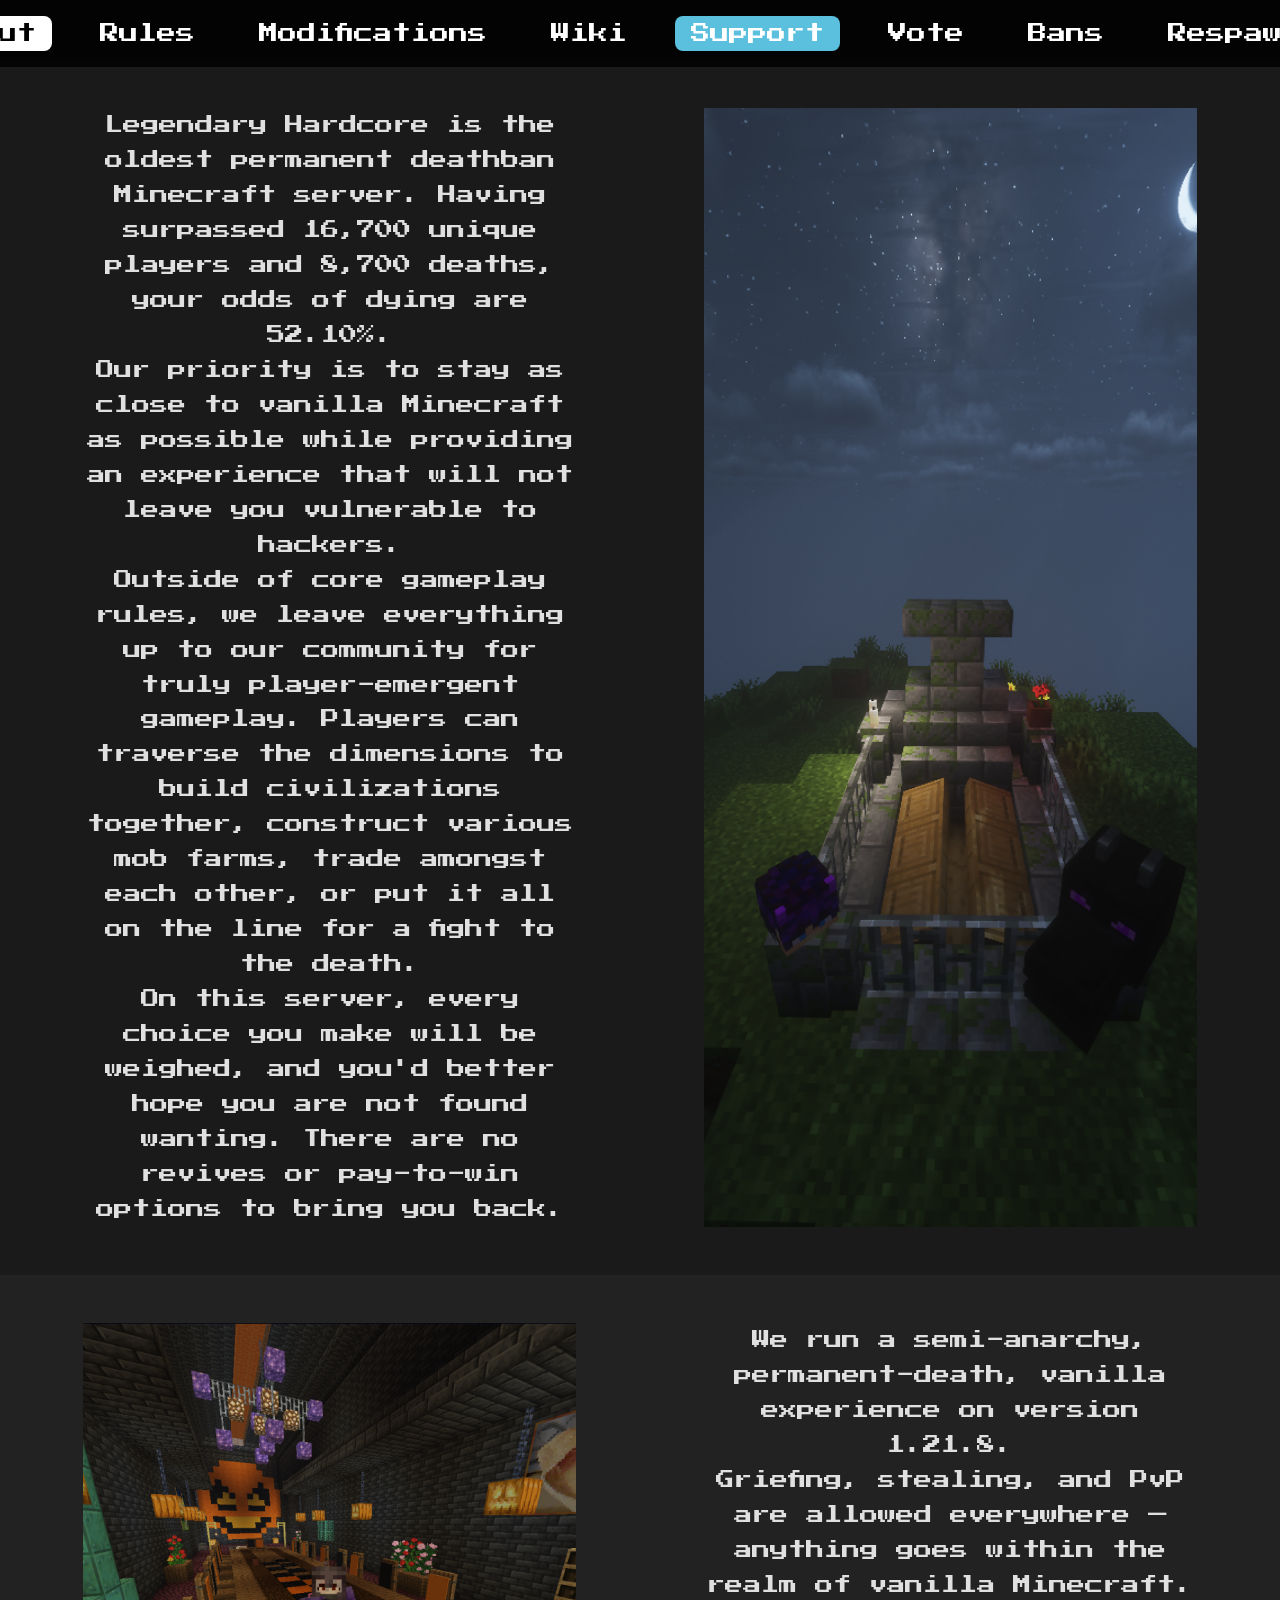
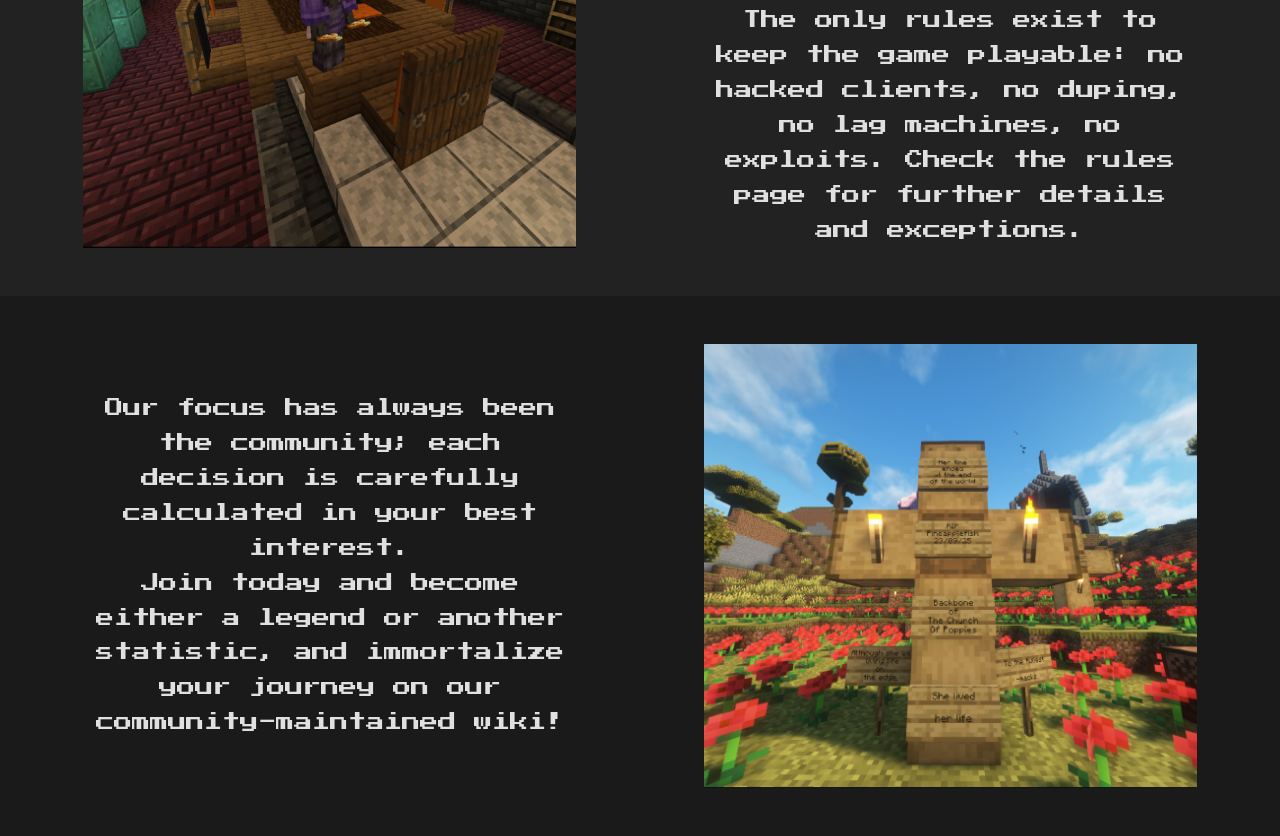
<file: about.html>
<!DOCTYPE html>
<html lang="en">
<head>
    <meta charset="UTF-8">
    <meta name="viewport" content="width=device-width, initial-scale=1.0">
    <title>About - Legendary Hard-Core</title>
    <link rel="stylesheet" href="styles.css">
    <link href="https://fonts.googleapis.com/css2?family=Press+Start+2P&display=swap" rel="stylesheet">
    <!-- Font Awesome for social icons  -->
    <link rel="stylesheet" href="https://cdnjs.cloudflare.com/ajax/libs/font-awesome/6.5.1/css/all.min.css">
</head>
<body>
    <!-- Navigation Menu (same on all pages, with active class on current) -->
    <nav class="navbar">
        <!-- Hamburger icon (visible on mobile) -->
        <div class="hamburger" id="hamburger">
            <span></span>
            <span></span>
            <span></span>
        </div>

        <!-- Side menu content (hidden by default on mobile, visible horizontal on desktop) -->
        <div class="nav-sidebar" id="nav-sidebar">
            <!-- Close button (X) inside menu for easy close on mobile -->
            <div class="close-btn" id="close-btn">×</div>

            <ul class="nav-menu">
                <li><a href="index.html">Home</a></li>
                <li><a href="about.html" class="active" >About</a></li>
                <li><a href="rules.html">Rules</a></li>
                <li><a href="modifications.html">Modifications</a></li>
                <li><a href="https://wiki.legendaryhc.org/index.php?title=Main_Page" target="_blank">Wiki</a></li>
                <li><a href="support.html" class="shop">Support</a></li>
                <li><a href="vote.html">Vote</a></li>
                <li><a href="https://bans.legendaryhc.org/" target="_blank">Bans</a></li>
                <li><a href="respawn.html">Respawn</a></li>
                <li><a href="events.html">Events</a></li>
            </ul>
        </div>
    </nav>

    <!-- Row 1 -->
<div class="about-row row-1">
    <div class="about-text">
        <p>
            Legendary Hardcore is the oldest permanent deathban Minecraft server. Having surpassed 16,700 unique players and 8,700 deaths, your odds of dying are 52.10%.
        </p>
        <p>
            Our priority is to stay as close to vanilla Minecraft as possible while providing an experience that will not leave you vulnerable to hackers.
        </p>
        <p>
            Outside of core gameplay rules, we leave everything up to our community for truly player-emergent gameplay. Players can traverse the dimensions to build civilizations together, construct various mob farms, trade amongst each other, or put it all on the line for a fight to the death.
        </p>
        <p>
            On this server, every choice you make will be weighed, and you'd better hope you are not found wanting. There are no revives or pay-to-win options to bring you back.
        </p>
    </div>
    <div class="about-image">
        <img src="images/about/2025-11-15_00.03.40.png" alt="grave" class="feature-img">
    </div>
</div>

<!-- Row 2 -->
<div class="about-row row-2">
    <div class="about-image">
        <img src="images/about/pumpkin cave.png" alt="Huge underground base excavation" class="feature-img">
    </div>
    <div class="about-text">
        <p>
            We run a semi-anarchy, permanent-death, vanilla experience on version 1.21.8.
        </p>
        <p>
            Griefing, stealing, and PvP are allowed everywhere — anything goes within the realm of vanilla Minecraft.
        </p>
        <p>
            The only rules exist to keep the game playable: no hacked clients, no duping, no lag machines, no exploits. Check the rules page for further details and exceptions.
        </p>
    </div>
</div>

<!-- Row 3 -->
<div class="about-row row-3">
    <div class="about-text">
        <p>
            Our focus has always been the community; each decision is carefully calculated in your best interest.
        </p>
        <p>
            Join today and become either a legend or another statistic, and immortalize your journey on our community-maintained wiki!
        </p>
    </div>
    <div class="about-image">
        <img src="images/about/pinefish grave.PNG" alt="grave" class="feature-img">
    </div>
</div>
    </section>

    <script src="script.js"></script>
</body>

</html>
</file>
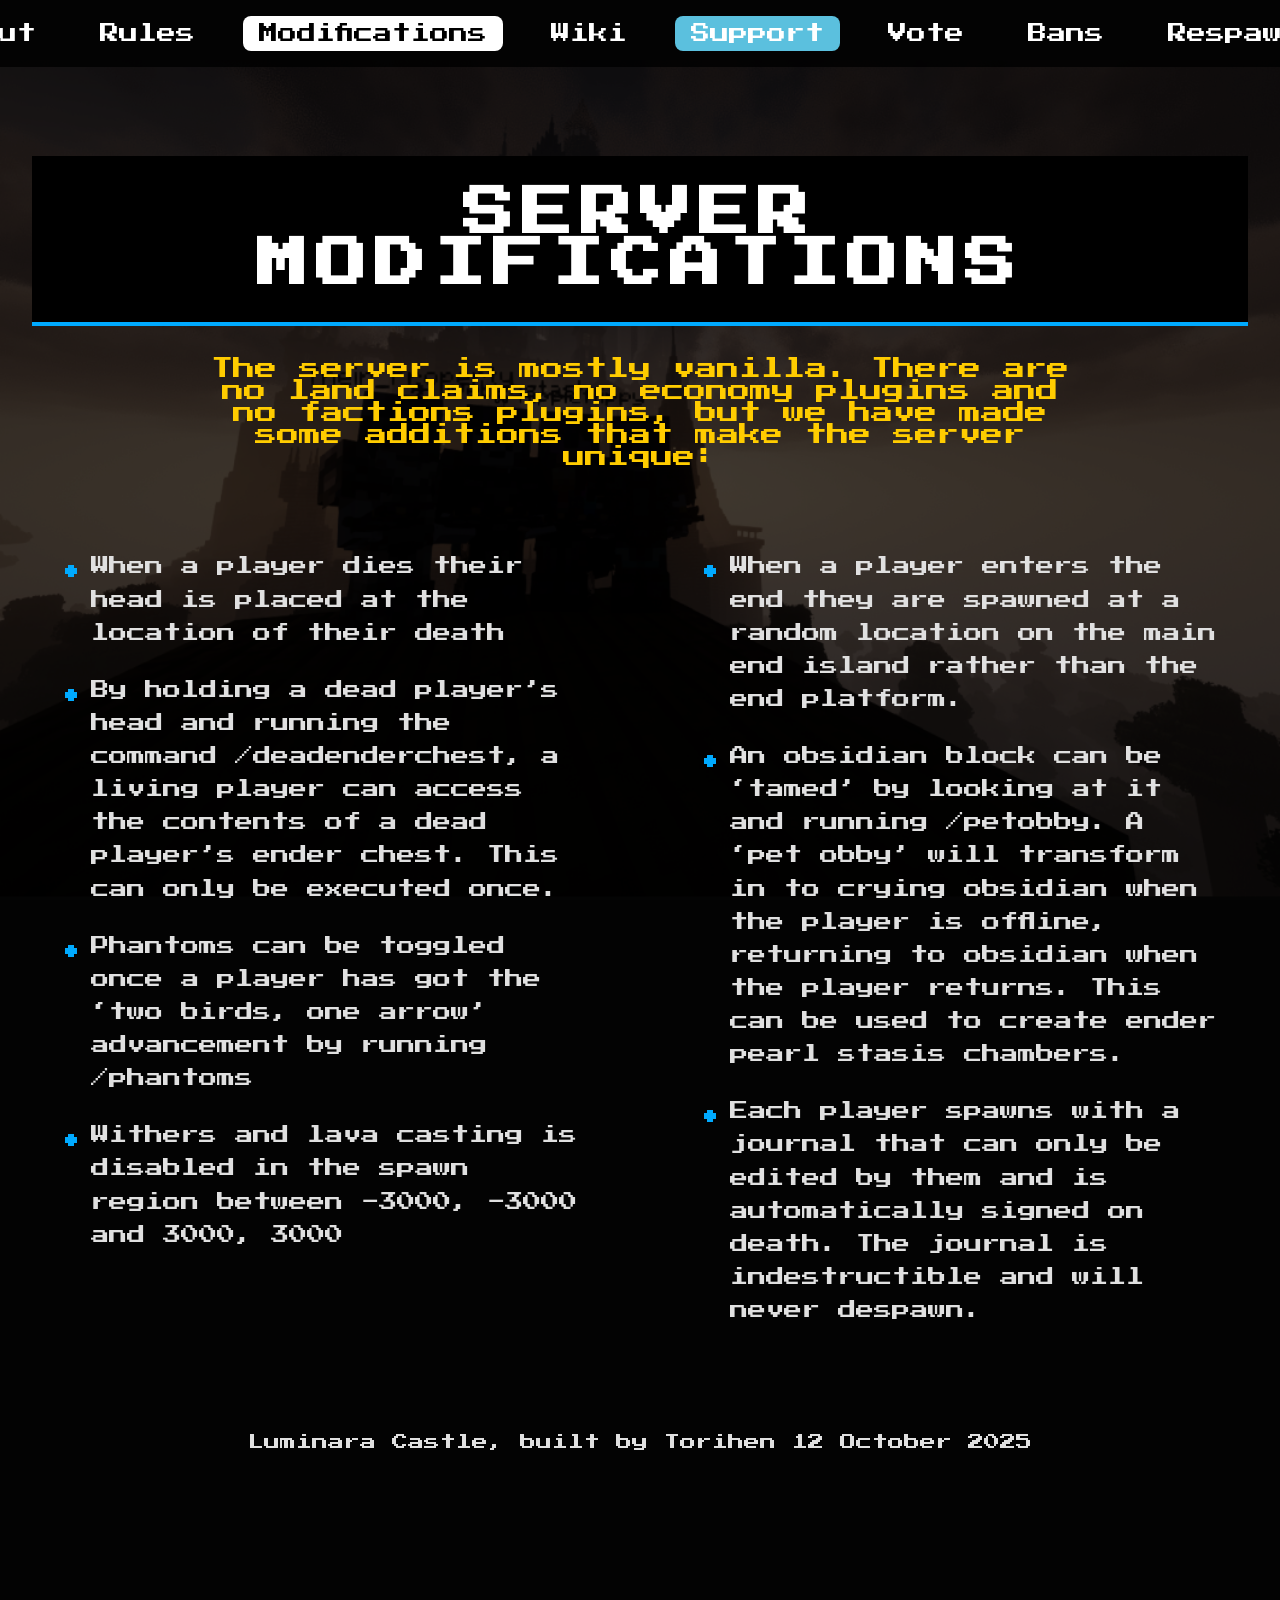
<file: modifications.html>
<!DOCTYPE html>
<html lang="en">
<head>
    <meta charset="UTF-8">
    <meta name="viewport" content="width=device-width, initial-scale=1.0">
    <title>Modifications - Legendary Hard-Core</title>
    <link rel="stylesheet" href="styles.css">
    <link href="https://fonts.googleapis.com/css2?family=Press+Start+2P&display=swap" rel="stylesheet">
    <!-- Font Awesome for social icons -->
    <link rel="stylesheet" href="https://cdnjs.cloudflare.com/ajax/libs/font-awesome/6.5.1/css/all.min.css">
</head>
<body>
    <!-- Navigation Menu  -->
    <nav class="navbar">
        <!-- Hamburger icon (visible on mobile) -->
        <div class="hamburger" id="hamburger">
            <span></span>
            <span></span>
            <span></span>
        </div>

        <!-- Side menu content (hidden by default on mobile, visible horizontal on desktop) -->
        <div class="nav-sidebar" id="nav-sidebar">
            <!-- Close button (X) inside menu for easy close on mobile -->
            <div class="close-btn" id="close-btn">×</div>

            <ul class="nav-menu">
                <li><a href="index.html">Home</a></li>
                <li><a href="about.html">About</a></li>
                <li><a href="rules.html">Rules</a></li>
                <li><a href="modifications.html" class="active" >Modifications</a></li>
                <li><a href="https://wiki.legendaryhc.org/index.php?title=Main_Page" target="_blank">Wiki</a></li>
                <li><a href="support.html" class="shop">Support</a></li>
                <li><a href="vote.html">Vote</a></li>
                <li><a href="https://bans.legendaryhc.org/" target="_blank">Bans</a></li>
                <li><a href="respawn.html">Respawn</a></li>
                <li><a href="events.html">Events</a></li>
            </ul>
        </div>
    </nav>

    <section class="modifications">
    <div class="modifications-header"> 
        <h2>SERVER MODIFICATIONS</h2>
    </div>

    <div class="modifications-intro"> 
        <p>
            The server is mostly vanilla. There are no land claims, no economy plugins and no factions plugins, but we have made some additions that make the server unique:
        </p>
    </div>

    <div class="modifications-spacer"></div> 

    <div class="modifications-columns">
        <ul class="modifications-list">
            <li>When a player dies their head is placed at the location of their death</li>
            <li>By holding a dead player’s head and running the command /deadenderchest, a living player can access the contents of a dead player’s ender chest. This can only be executed once.</li>
            <li>Phantoms can be toggled once a player has got the ‘two birds, one arrow’ advancement by running /phantoms</li>
            <li>Withers and lava casting is disabled in the spawn region between -3000, -3000 and 3000, 3000</li>
        </ul>
        <ul class="modifications-list">
            <li>When a player enters the end they are spawned at a random location on the main end island rather than the end platform.</li>
            <li>An obsidian block can be ‘tamed’ by looking at it and running /petobby. A ‘pet obby’ will transform in to crying obsidian when the player is offline, returning to obsidian when the player returns. This can be used to create ender pearl stasis chambers.</li>
            <li>Each player spawns with a journal that can only be edited by them and is automatically signed on death. The journal is indestructible and will never despawn.</li>
        </ul>
    </div>

    <div class="background-caption">Luminara Castle, built by Torihen 12 October 2025</div> 
    
</section>

    <script src="script.js"></script>
</body>

</html>
</file>
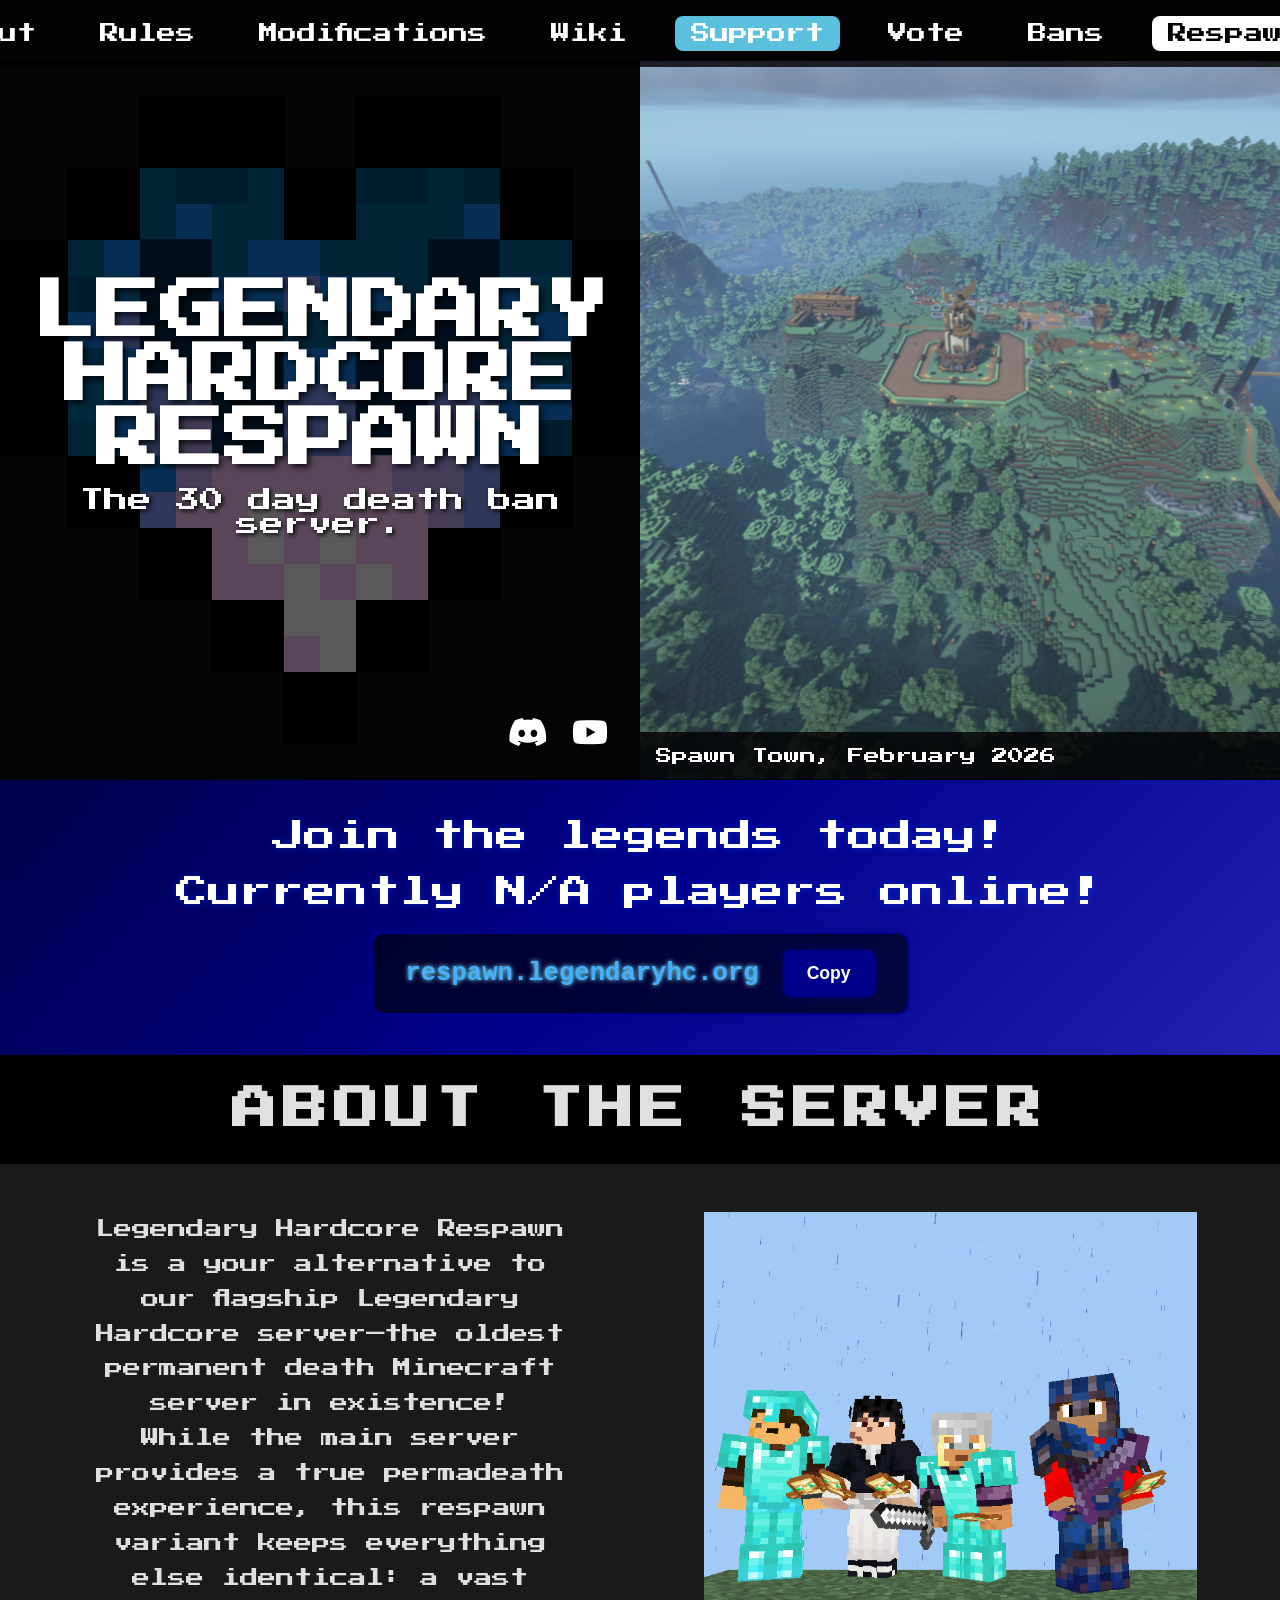
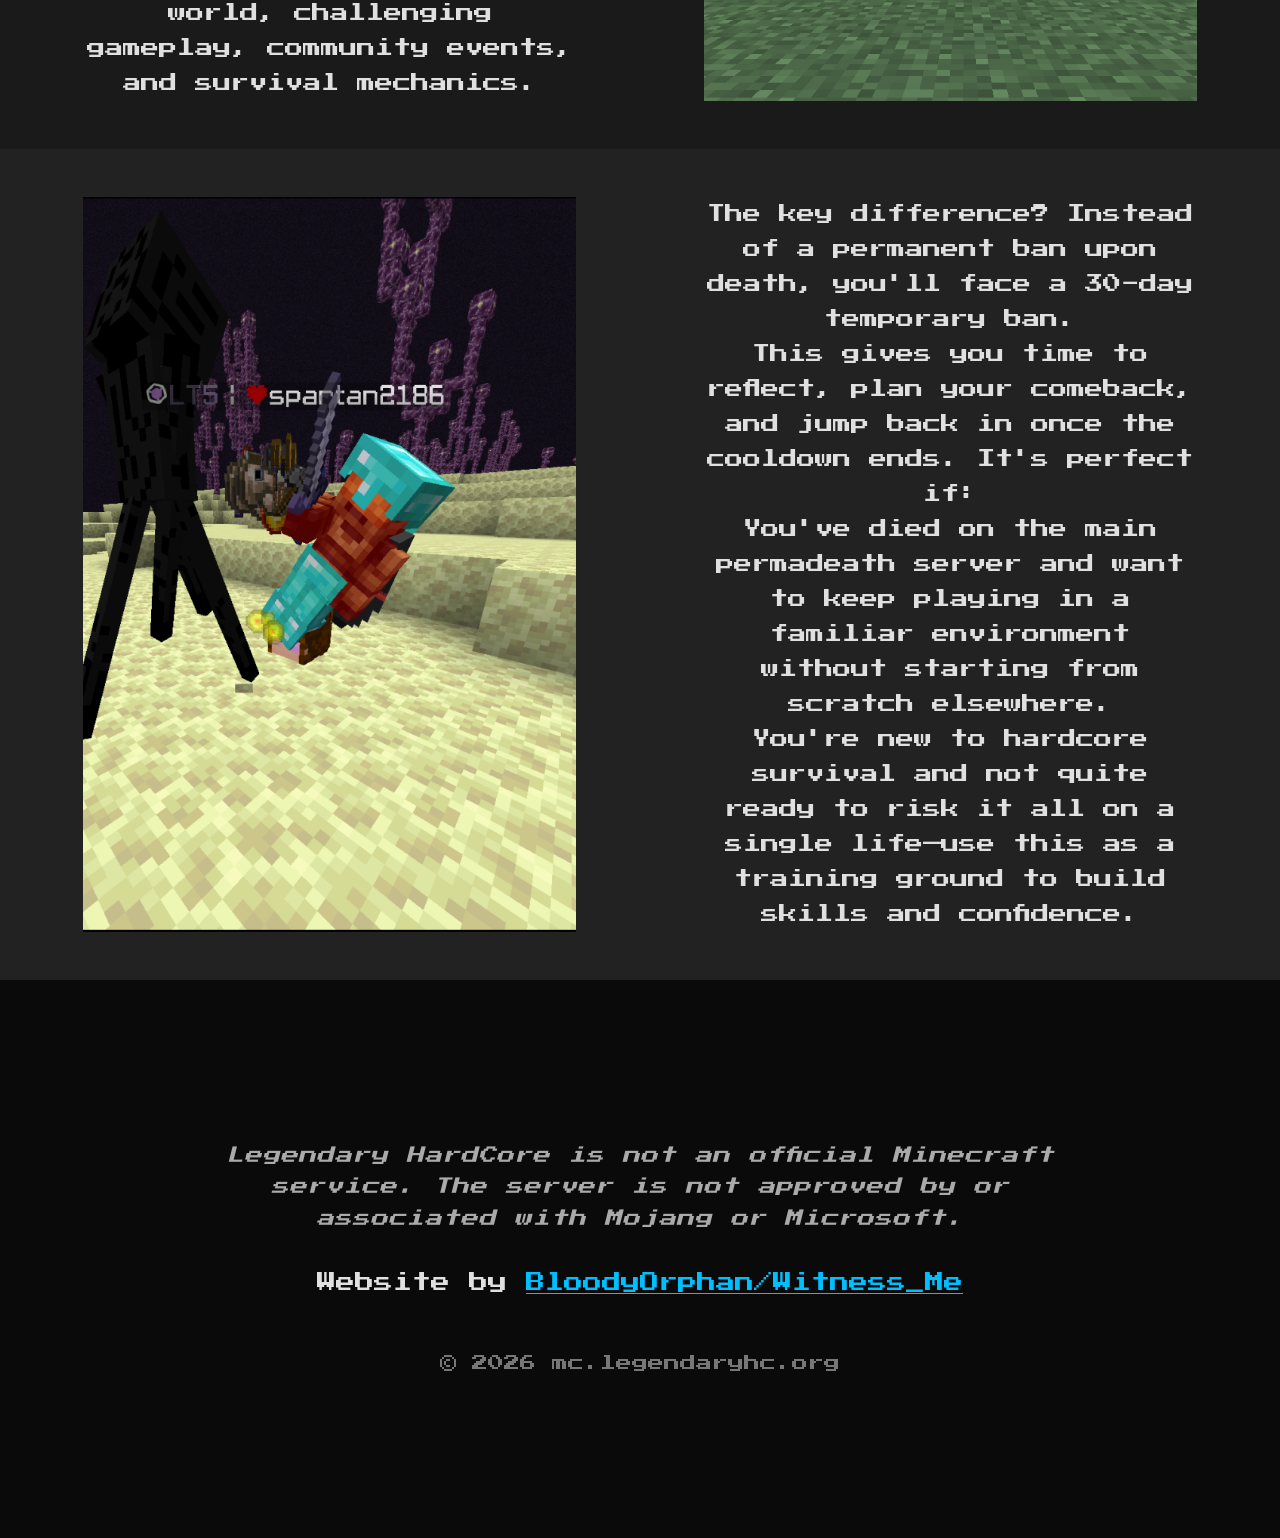
<file: respawn.html>
<!-- Updated respawn.html (add class="respawn" to body, and update nav to include all links with Respawn active) -->
<!DOCTYPE html>
<html lang="en">
<head>
    <meta charset="UTF-8">
    <meta name="viewport" content="width=device-width, initial-scale=1.0">
    <title>LHC - Legendary Hard-Core</title>
    <link rel="stylesheet" href="styles.css">
    <link href="https://fonts.googleapis.com/css2?family=Press+Start+2P&display=swap" rel="stylesheet">
    <!-- Font Awesome for social icons -->
    <link rel="stylesheet" href="https://cdnjs.cloudflare.com/ajax/libs/font-awesome/6.5.1/css/all.min.css">
</head>
<body class="respawn">
    <!-- Navigation Menu -->
    <nav class="navbar">
        <!-- Hamburger icon (visible on mobile) -->
        <div class="hamburger" id="hamburger">
            <span></span>
            <span></span>
            <span></span>
        </div>

        <!-- Side menu content (hidden by default on mobile, visible horizontal on desktop) -->
        <div class="nav-sidebar" id="nav-sidebar">
            <!-- Close button (X) inside menu for easy close on mobile -->
            <div class="close-btn" id="close-btn">×</div>

            <ul class="nav-menu">
                <li><a href="index.html">Home</a></li>
                <li><a href="about.html">About</a></li>
                <li><a href="rules.html">Rules</a></li>
                <li><a href="modifications.html">Modifications</a></li>
                <li><a href="https://wiki.legendaryhc.org/index.php?title=Main_Page" target="_blank">Wiki</a></li>
                <li><a href="support.html" class="shop">Support</a></li>
                <li><a href="vote.html">Vote</a></li>
                <li><a href="https://bans.legendaryhc.org/" target="_blank">Bans</a></li>
                <li><a href="respawn.html" class="active">Respawn</a></li>
                <li><a href="events.html">Events</a></li>
            </ul>
        </div>
    </nav>

    <header class="hero">
        <div class="left-side">
            <h1>Legendary Hardcore Respawn</h1>
            <p>The 30 day death ban server.</p>
            <div class="social-links">
                <a href="https://discord.gg/legendaryhc" target="_blank" title="Discord"><i class="fab fa-discord"></i></a>
                <a href="https://www.youtube.com/@LegendaryHardcore" target="_blank" title="YouTube"><i class="fab fa-youtube"></i></a>
                <!-- <a href="https://x.com/yourhandle" target="_blank" title="X (Twitter)"><i class="fab fa-x-twitter"></i></a>
                <a href="https://reddit.com/r/yoursub" target="_blank" title="Reddit"><i class="fab fa-reddit-alien"></i></a>
                <a href="https://instagram.com/yourhandle" target="_blank" title="Instagram"><i class="fab fa-instagram"></i></a>
            -->
            </div>
        </div>
        <div class="right-side">
            <div class="slideshow">
                <img src="images/spawn town respawn.PNG" alt="Settlement" class="slide active" data-caption='Spawn Town, February 2026'>
                <img src="images/respawn spawn town.PNG" alt="Settlement" class="slide" data-caption='Spawn Town, February 2026'>
                <img src="images/respawn king.PNG" alt="Settlement" class="slide" data-caption='zJews, self proclaimed King of the server, November 2025'>
                <!-- Add more <img> as needed -->
            </div>
            <div class="caption"></div> 
        </div>
    </header>

    <!-- CTA at the bottom (updated with player count display) -->
        <div class="about-cta">
            <p>Join the legends today!</p>
            <p>Currently <span id="player-count">Loading...</span> players online!</p> 
            <div class="ip-copy">
                <span>respawn.legendaryhc.org</span>
                <button onclick="copyIP()" title="Copy IP">Copy</button>
            </div>
        </div>
     <section class="about">
        <div class="about-header">
            <h2>ABOUT THE SERVER</h2>
        </div>

        
<!-- Row 1 -->
<div class="about-row row-1">
    <div class="about-text">
        <p>
            Legendary Hardcore Respawn is a your alternative to our flagship Legendary Hardcore server—the oldest permanent death Minecraft server in existence!
        </p>
        <p>
            While the main server provides a true permadeath experience, this respawn variant keeps everything else identical: a vast world, challenging gameplay, community events, and survival mechanics.
        </p>
    </div>
    <div class="about-image">
        <img src="images/respawn gang.PNG" alt="grave" class="feature-img">
    </div>
</div>

<!-- Row 2 -->
<div class="about-row row-2">
    <div class="about-image">
        <img src="images/respawn hippie death lulz.PNG" alt="grave" class="feature-img">
    </div>
    <div class="about-text">
        <p>
            The key difference? Instead of a permanent ban upon death, you'll face a 30-day temporary ban.
        </p>
        <p>
            This gives you time to reflect, plan your comeback, and jump back in once the cooldown ends. It's perfect if:
        </p>
        <p>
            You've died on the main permadeath server and want to keep playing in a familiar environment without starting from scratch elsewhere.
        </p>
        <p>
            You're new to hardcore survival and not quite ready to risk it all on a single life—use this as a training ground to build skills and confidence.
        </p>
    </div>
</div>

    </section>


         <section class="contact">
        </div>

        <div class="contact-content">
            <p class="disclaimer">
                Legendary HardCore is not an official Minecraft service. The server is not approved by or associated with Mojang or Microsoft.
            </p>

            <p class="credits">
                Website by <a href="https://wiki.legendaryhc.org/index.php?title=BloodyOrphan" target="_blank">BloodyOrphan/Witness_Me</a>
            </p>

            <p class="copyright">
                © 2026 mc.legendaryhc.org
            </p>
        </div>
    </section>
    <script src="script.js"></script>
</body>

</html>
</file>
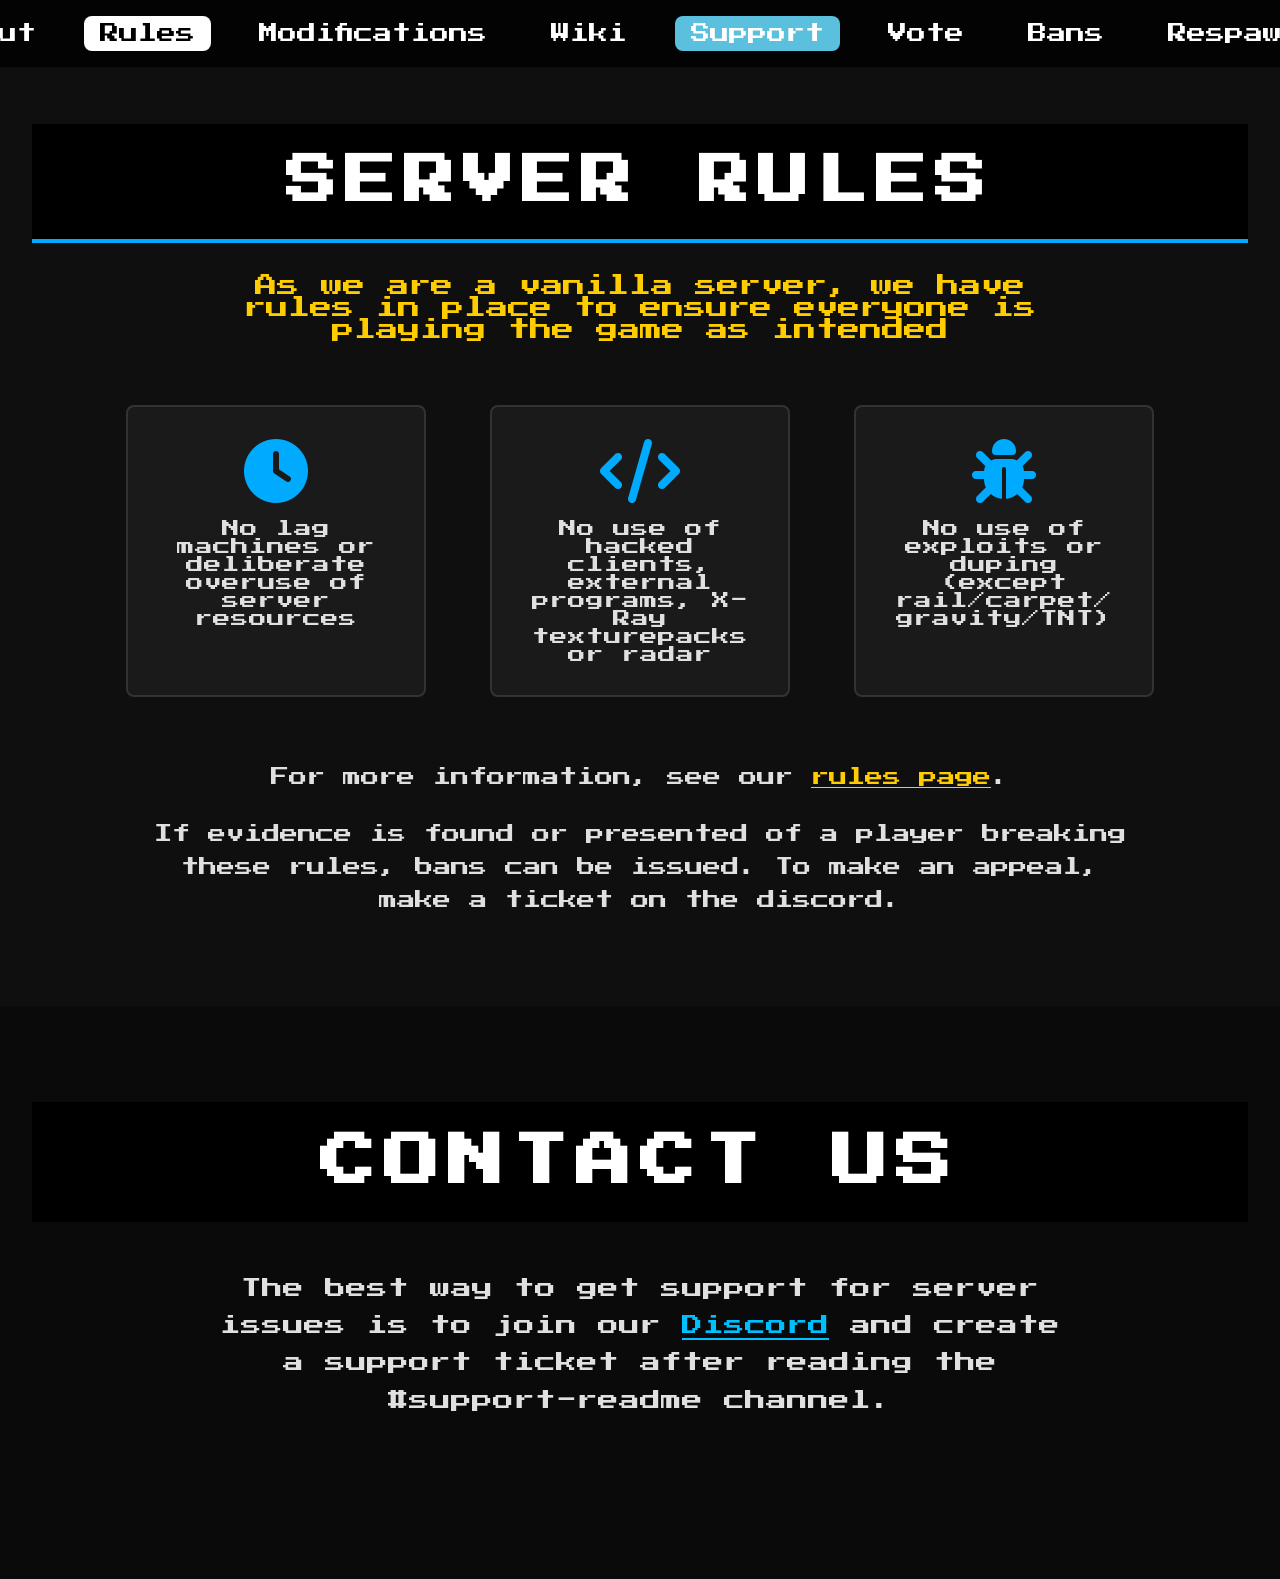
<file: rules.html>
<!DOCTYPE html>
<html lang="en">
<head>
    <meta charset="UTF-8">
    <meta name="viewport" content="width=device-width, initial-scale=1.0">
    <title>Rules - Legendary Hard-Core</title>
    <link rel="stylesheet" href="styles.css">
    <link href="https://fonts.googleapis.com/css2?family=Press+Start+2P&display=swap" rel="stylesheet">
    <!-- Font Awesome for social icons -->
    <link rel="stylesheet" href="https://cdnjs.cloudflare.com/ajax/libs/font-awesome/6.5.1/css/all.min.css">
</head>
<body>
    <!-- Navigation Menu (same on all pages, with active class on current) -->
    <nav class="navbar">
        <!-- Hamburger icon (visible on mobile) -->
        <div class="hamburger" id="hamburger">
            <span></span>
            <span></span>
            <span></span>
        </div>

        <!-- Side menu content (hidden by default on mobile, visible horizontal on desktop) -->
        <div class="nav-sidebar" id="nav-sidebar">
            <!-- Close button (X) inside menu for easy close on mobile -->
            <div class="close-btn" id="close-btn">×</div>

            <ul class="nav-menu">
                <li><a href="index.html">Home</a></li>
                <li><a href="about.html">About</a></li>
                <li><a href="rules.html" class="active" >Rules</a></li>
                <li><a href="modifications.html">Modifications</a></li>
                <li><a href="https://wiki.legendaryhc.org/index.php?title=Main_Page" target="_blank">Wiki</a></li>
                <li><a href="support.html" class="shop">Support</a></li>
                <li><a href="vote.html">Vote</a></li>
                <li><a href="https://bans.legendaryhc.org/" target="_blank">Bans</a></li>
                <li><a href="respawn.html">Respawn</a></li>
                <li><a href="events.html">Events</a></li>
            </ul>
        </div>
    </nav>

    <section class="rules">
        <div class="rules-header">
            <h2>SERVER RULES</h2>
        </div>

        <div class="rules-intro">
            <p>
                As we are a vanilla server, we have rules in place to ensure everyone is playing the game as intended
            </p>
        </div>

        <div class="rules-highlights">
            <div class="rule-card">
                <i class="fas fa-clock rule-icon"></i>
                <p>No lag machines or deliberate overuse of server resources</p>
            </div>
            <div class="rule-card">
                <i class="fas fa-code rule-icon"></i>
                <p>No use of hacked clients, external programs, X-Ray texturepacks or radar</p>
            </div>
            <div class="rule-card">
                <i class="fas fa-bug rule-icon"></i>
                <p>No use of exploits or duping (except rail/carpet/ gravity/TNT)</p>
            </div>
        </div>

        <div class="rules-details">
            <p>
                For more information, see our <a href="https://wiki.legendaryhc.org/index.php?title=Rules" target="_blank">rules page</a>.
            </p>
            <p>
                If evidence is found or presented of a player breaking these rules, bans can be issued. To make an appeal, make a ticket on the discord.
            </p>
        </div>
    </section>

    <!-- Merged Contact.html to the bottom -->
    <section class="contact" id="contact">
        <div class="contact-header">
            <h2>CONTACT US</h2>
        </div>

        <div class="contact-content">
            <p>
                The best way to get support for server issues is to join our <a href="https://discord.gg/legendaryhc" target="_blank">Discord</a> 
                and create a support ticket after reading the #support-readme channel.
            </p>
        </div>
    </section>

    <script src="script.js"></script>
</body>
</html>
</file>
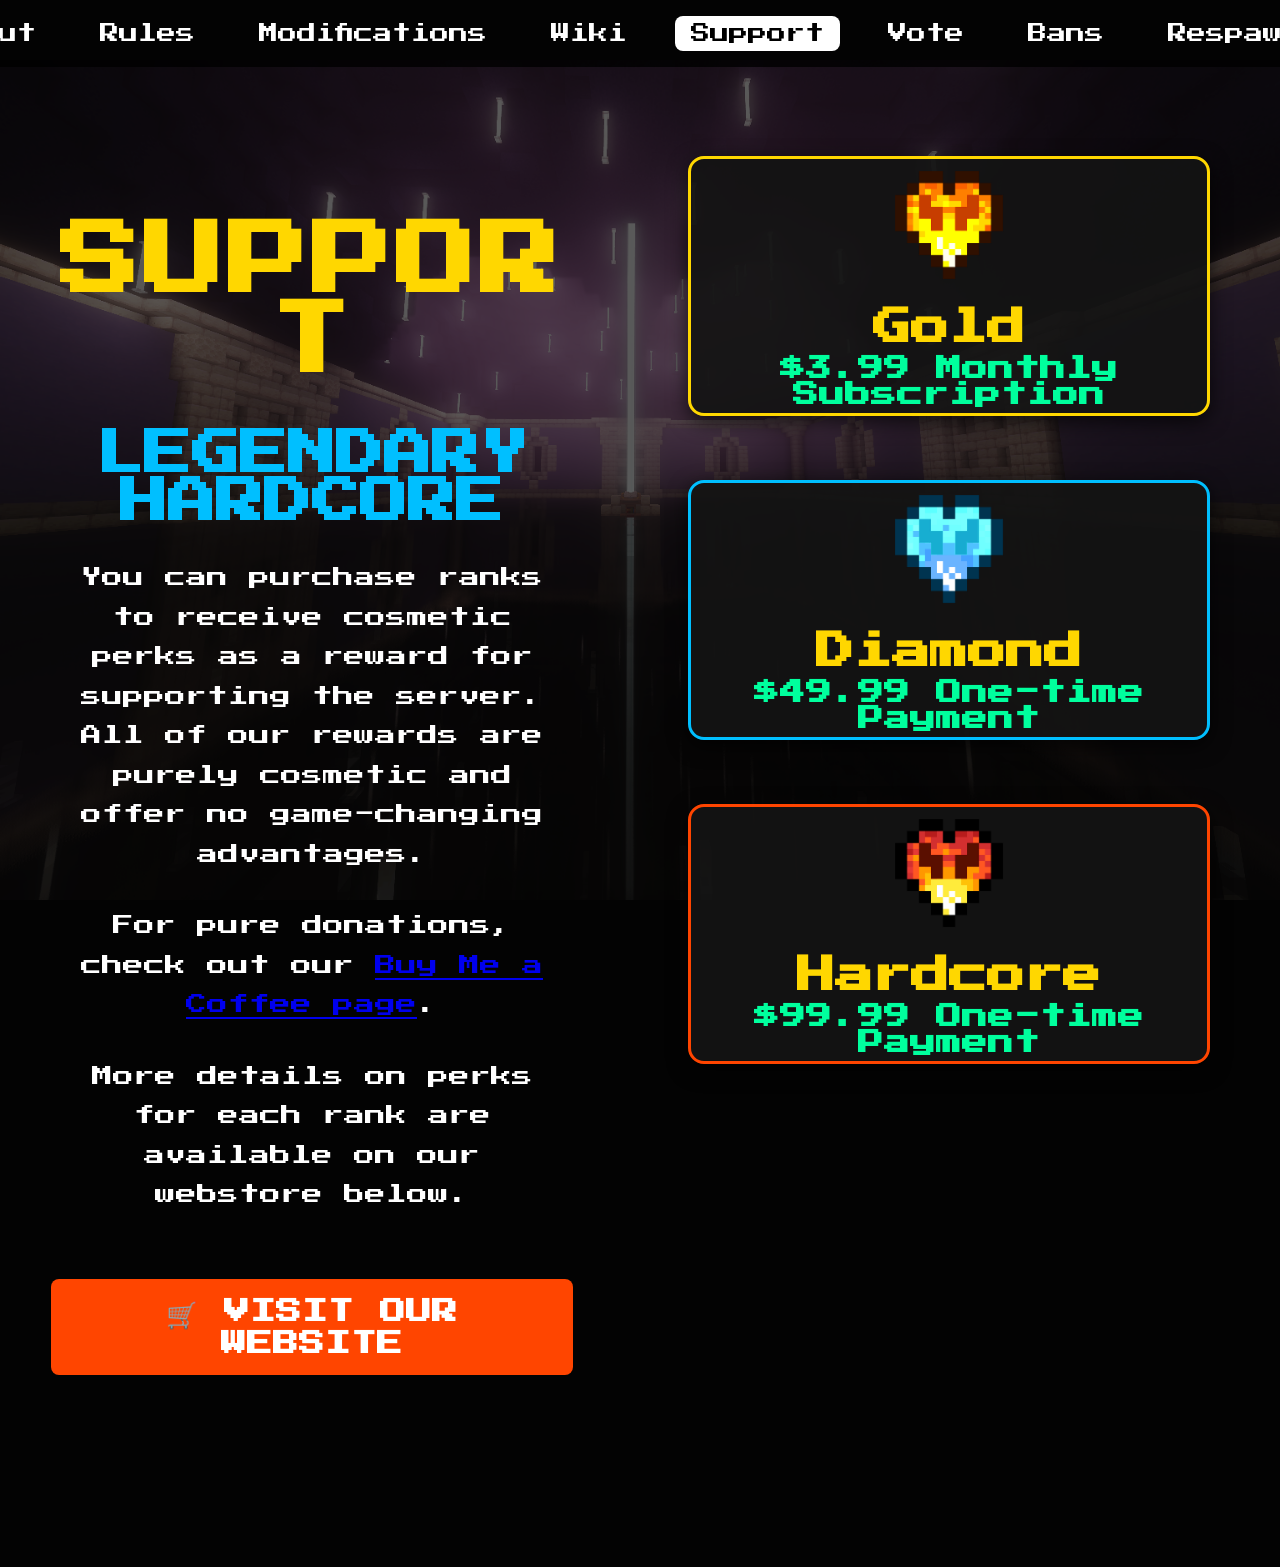
<file: support.html>
<!DOCTYPE html>
<html lang="en">
<head>
    <meta charset="UTF-8">
    <meta name="viewport" content="width=device-width, initial-scale=1.0">
    <title>Support - Legendary Hard-Core</title>
    <link rel="stylesheet" href="styles.css">
    <link href="https://fonts.googleapis.com/css2?family=Press+Start+2P&display=swap" rel="stylesheet">
    <!-- Font Awesome for social icons -->
    <link rel="stylesheet" href="https://cdnjs.cloudflare.com/ajax/libs/font-awesome/6.5.1/css/all.min.css">
</head>
<body>
    <!-- Navigation Menu (same on all pages, with active class on current) -->
    <nav class="navbar">
        <!-- Hamburger icon (visible on mobile) -->
        <div class="hamburger" id="hamburger">
            <span></span>
            <span></span>
            <span></span>
        </div>

        <!-- Side menu content (hidden by default on mobile, visible horizontal on desktop) -->
        <div class="nav-sidebar" id="nav-sidebar">
            <!-- Close button (X) inside menu for easy close on mobile -->
            <div class="close-btn" id="close-btn">×</div>

            <ul class="nav-menu">
                <li><a href="index.html">Home</a></li>
                <li><a href="about.html">About</a></li>
                <li><a href="rules.html">Rules</a></li>
                <li><a href="modifications.html">Modifications</a></li>
                <li><a href="https://wiki.legendaryhc.org/index.php?title=Main_Page" target="_blank">Wiki</a></li>
                <li><a href="support.html" class="active"  class="shop">Support</a></li>
                <li><a href="vote.html">Vote</a></li>
                <li><a href="https://bans.legendaryhc.org/" target="_blank">Bans</a></li>
                <li><a href="respawn.html">Respawn</a></li>
                <li><a href="events.html">Events</a></li>
            </ul>
        </div>
    </nav>

    <section class="support">
        <div class="support-container">
            <!-- Left side: Text description -->
            <div class="support-text">
                <h2>SUPPORT</h2>
                <h3>LEGENDARY HARDCORE</h3>
                <p>
                    You can purchase ranks to receive cosmetic perks as a reward for supporting the server. All of our rewards are purely cosmetic and offer no game-changing advantages.
                </p>
               
                <p>
                    For pure donations, check out our 
                    <a href="https://buymeacoffee.com/hardcore" target="_blank">Buy Me a Coffee page</a>.
                </p>
                <p>More details on perks for each rank are available on our webstore below.</p>

                <a href="https://legendary-hardcore.tebex.io/" target="_blank" class="visit-store">
                    <span>🛒 VISIT OUR WEBSITE</span>
                </a>
            </div>

            <!-- Right side: Rank cards with hover flip -->
            <div class="support-ranks">
                <div class="rank-card gold">
                    <div class="rank-inner">
                        <div class="rank-front">
                            <img src="images/ranks/Gold_rank.png" alt="Gold Heart Badge" class="rank-heart">
                            <h4>Gold</h4>
                            <span class="price">$3.99 Monthly Subscription</span>
                        </div>
                        <div class="rank-back">
                            <ul>
                                <li>Gold Supporter Badge</li>
                                <li>Priority queue</li>
                                <li>Custom death sounds</li>
                                <li>Basic color codes in nickname</li>
                                <!-- Future perks? -->
                            </ul>
                        </div>
                    </div>
                </div>

                <div class="rank-card diamond">
                    <div class="rank-inner">
                        <div class="rank-front">
                            <img src="images/ranks/Diamond_rank.png" alt="Diamond Heart Badge" class="rank-heart">
                            <h4>Diamond</h4>
                            <span class="price">$49.99 One-time Payment</span>
                        </div>
                        <div class="rank-back">
                            <ul>
                                <li>All Gold perks included</li>
                                <li>Diamond Supporter Badge</li>
                                <li>Custom hex colors in nick</li>
                                <li>Use [item] to show held item in chat</li>
                                <li>Unlock full chat formatting (bold, italic, etc.)</li>
                                <!-- Future perks? -->
                            </ul>
                        </div>
                    </div>
                </div>

                <div class="rank-card hardcore">
                    <div class="rank-inner">
                        <div class="rank-front">
                            <img src="images/ranks/Hardcore_rank.png" alt="Hardcore Heart Badge" class="rank-heart">
                            <h4>Hardcore</h4>
                            <span class="price">$99.99 One-time Payment</span>
                        </div>
                        <div class="rank-back">
                            <ul>
                                <li>All Diamond perks</li>
                                <li>Legendary exclusive badge</li>
                                <li>Custom lore/flavor text on items</li>
                                <li>Use /hat to wear blocks on head</li>
                                <li>Future exclusive features first</li>
                                <!-- Future perks? -->
                            </ul>
                        </div>
                    </div>
                </div>
            </div>
        </div>
    </section>

    <script src="script.js"></script>
</body>

</html>
</file>
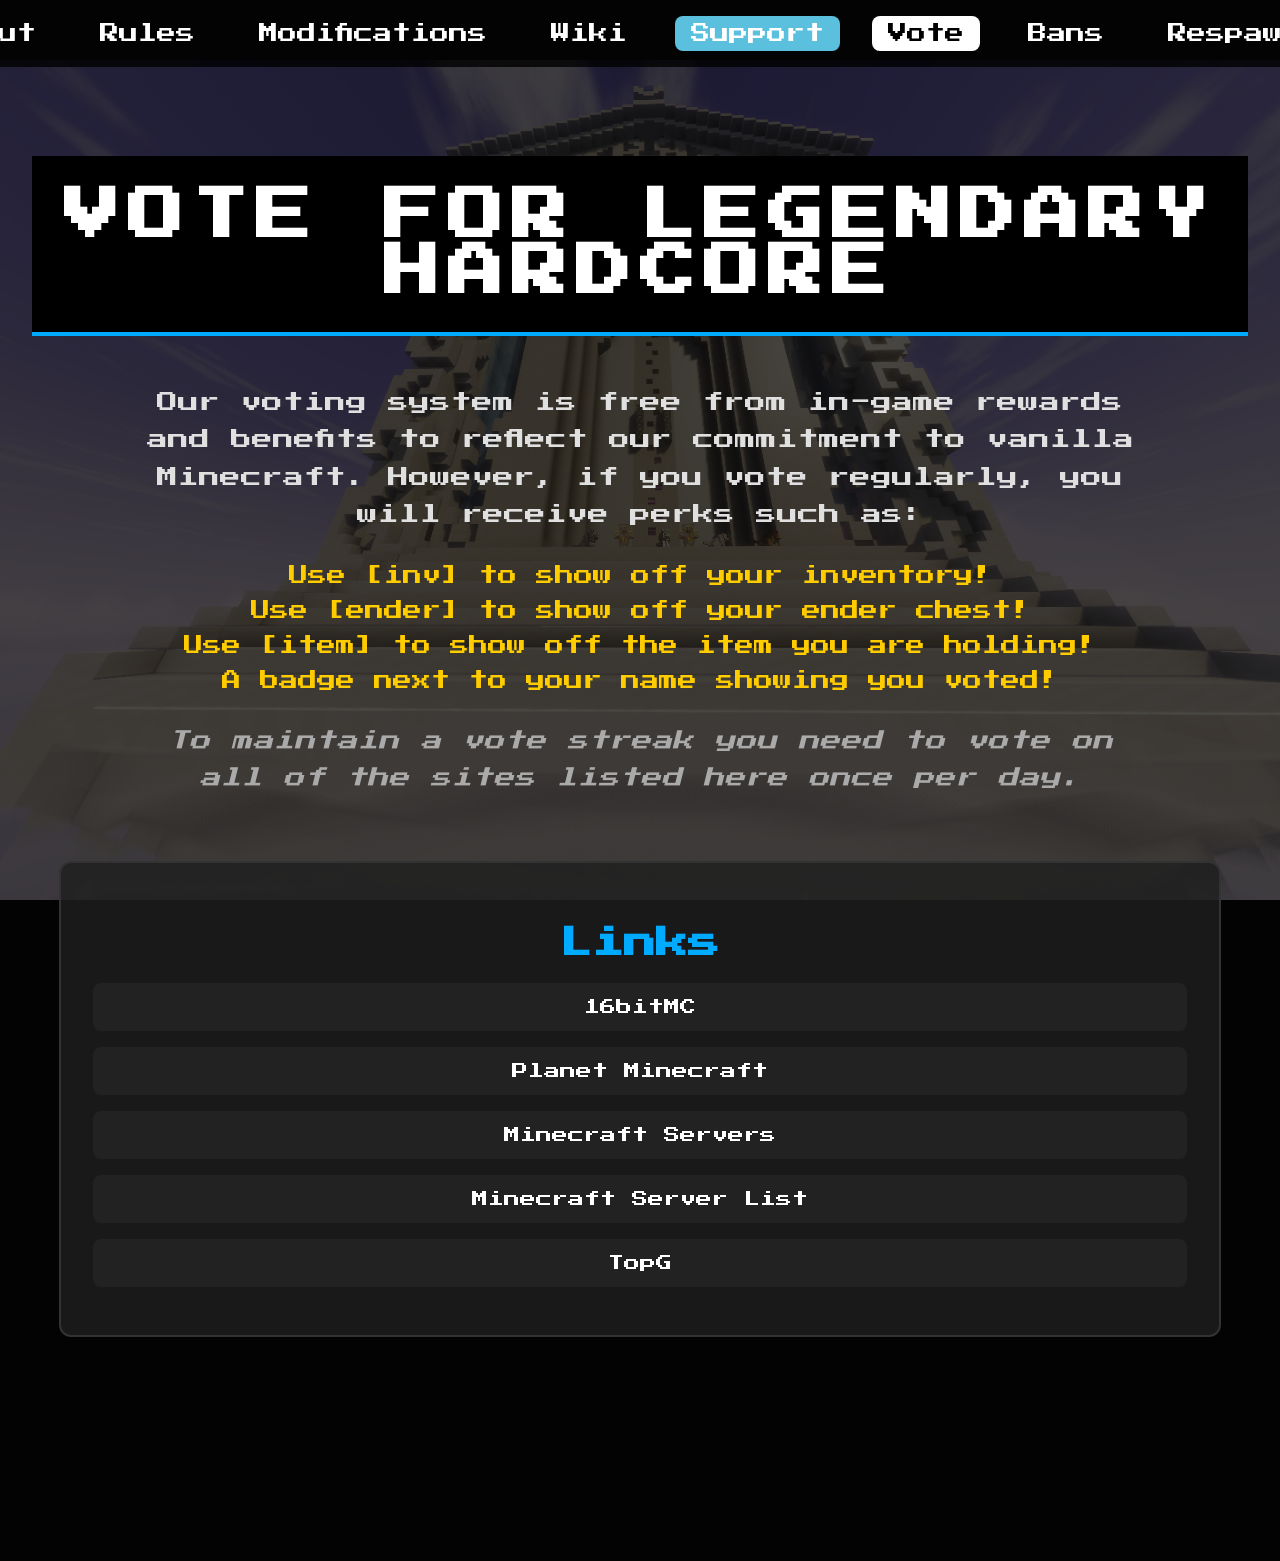
<file: vote.html>
<!DOCTYPE html>
<html lang="en">
<head>
    <meta charset="UTF-8">
    <meta name="viewport" content="width=device-width, initial-scale=1.0">
    <title>Vote - Legendary Hard-Core</title>
    <link rel="stylesheet" href="styles.css">
    <link href="https://fonts.googleapis.com/css2?family=Press+Start+2P&display=swap" rel="stylesheet">
    <!-- Font Awesome for social icons -->
    <link rel="stylesheet" href="https://cdnjs.cloudflare.com/ajax/libs/font-awesome/6.5.1/css/all.min.css">
</head>
<body>
    <!-- Navigation Menu (same on all pages, with active class on current) -->
    <nav class="navbar">
        <!-- Hamburger icon (visible on mobile) -->
        <div class="hamburger" id="hamburger">
            <span></span>
            <span></span>
            <span></span>
        </div>

        <!-- Side menu content (hidden by default on mobile, visible horizontal on desktop) -->
        <div class="nav-sidebar" id="nav-sidebar">
            <!-- Close button (X) inside menu for easy close on mobile -->
            <div class="close-btn" id="close-btn">×</div>

            <ul class="nav-menu">
                <li><a href="index.html">Home</a></li>
                <li><a href="about.html">About</a></li>
                <li><a href="rules.html">Rules</a></li>
                <li><a href="modifications.html">Modifications</a></li>
                <li><a href="https://wiki.legendaryhc.org/index.php?title=Main_Page" target="_blank">Wiki</a></li>
                <li><a href="support.html" class="shop">Support</a></li>
                <li><a href="vote.html" class="active" >Vote</a></li>
                <li><a href="https://bans.legendaryhc.org/" target="_blank">Bans</a></li>
                <li><a href="respawn.html">Respawn</a></li>
                <li><a href="events.html">Events</a></li>
            </ul>
        </div>
    </nav>

    <section class="vote">
        <div class="vote-header">
            <h2>VOTE FOR LEGENDARY HARDCORE</h2>
        </div>

        <div class="vote-intro">
            <p>
                Our voting system is free from in-game rewards and benefits to reflect our commitment to vanilla Minecraft. However, if you vote regularly, you will receive perks such as:
            </p>
            <ul class="perks-list">
                <li>Use [inv] to show off your inventory!</li>
                <li>Use [ender] to show off your ender chest!</li>
                <li>Use [item] to show off the item you are holding!</li>
                <li>A badge next to your name showing you voted!</li>
            </ul>
            <p class="streak-note">
                To maintain a vote streak you need to vote on all of the sites listed here once per day.
            </p>
        </div>

        <div class="vote-table">
            <div class="vote-column links">
                <h3>Links</h3>
                <a href="https://16bitmc.net/vote/198" target="_blank" class="vote-link">16bitMC</a>
                <a href="https://www.planetminecraft.com/server/legendaryhardcore-permanent-deathban-anarchy-w-no-resets-brand-new/vote/" target="_blank" class="vote-link">Planet Minecraft</a>
                <a href="https://minecraftservers.org/vote/670890" target="_blank" class="vote-link">Minecraft Servers</a>
                <a href="https://minecraft-server-list.com/server/509981/vote/" target="_blank" class="vote-link">Minecraft Server List</a>
                <a href="https://topg.org/minecraft-servers/server-670424#vote" target="_blank" class="vote-link">TopG</a>
            </div>
        </div>
    </section>

    <script src="script.js"></script>
</body>

</html>
</file>
<file: styles.css>
/* Updated styles.css: Removed body background-images and moved page-specific backgrounds to .left-side selectors. 
   This ensures the background photo is only on the left side (replacing the default 'lhc_logo_heads.png' per page) 
   and prevents the home background from persisting on other pages. Replace the placeholder image paths with your actual file names/paths. */

/* Smooth scrolling for section links */
html {
    scroll-behavior: smooth;
}

/* ====================== GLOBAL MOBILE FIXES ====================== */
* {
    box-sizing: border-box;           /* Prevents padding from making things overflow */
}

html, body {
    max-width: 100%;
    overflow-x: hidden;               /* Kills horizontal scroll completely */
    overflow-wrap: break-word;
    -webkit-overflow-scrolling: touch;
}

/* Less aggressive word breaking: only break if absolutely necessary */
p, li, h1, h2, h3, h4, .rule-card p, .vote-link, .about-text p {
    word-break: normal;               /* Default: don't break words unless overflow */
    overflow-wrap: break-word;        /* Break long words only if they overflow */
    hyphens: none;                    /* Disable automatic hyphens */
}

/* Make sure ALL containers never exceed screen width */
.about-row, .rules-highlights, .vote-table, .support-container, 
.modifications-columns, .contact-content, .support-ranks {
    max-width: 100%;
    padding-left: 1.2rem;             /* Slight increase for breathing room */
    padding-right: 1.2rem;
    box-sizing: border-box;
}

body {
    margin: 0;
    font-family: 'Press Start 2P', cursive;
    color: #e0e0e0;
    text-align: center;
    padding-top: 60px; /* Space for fixed menu */
    background: #0f0f0f; /* Fallback color only; no image here to avoid covering both sides */
}


@media (max-width: 1023px) {
    body {
        padding-top: 50px; /* Slightly less for mobile */
    }
}

/* Navigation */
.navbar {
    position: fixed;
    top: 0;
    left: 0;
    width: 100%;
    z-index: 1000;
    background: rgba(0, 0, 0, 0.8);
}

/* Hamburger icon (visible on mobile) */
.hamburger {
    display: flex;
    flex-direction: column;
    gap: 7px;
    cursor: pointer;
    padding: 20px;
    position: absolute;
    top: 0;
    right: 0;
}

.hamburger span {
    width: 35px;
    height: 4px;
    background: #fff;
    border-radius: 2px;
    transition: all 0.3s ease;
}

/* X shape when menu is open */
.hamburger.active span:nth-child(1) {
    transform: rotate(45deg) translate(10px, 10px);
}
.hamburger.active span:nth-child(2) {
    opacity: 0;
}
.hamburger.active span:nth-child(3) {
    transform: rotate(-45deg) translate(9px, -9px);
}

/* Slide-out sidebar (for mobile) */
.nav-sidebar {
    position: fixed;
    top: 0;
    right: 0;
    width: 320px;
    height: 100vh;
    background: rgba(0, 0, 0, 0.95);
    backdrop-filter: blur(10px);
    transform: translateX(100%);
    transition: transform 0.4s ease;
    z-index: 999;
    overflow-y: auto; /* Enable vertical scrolling if menu is too tall */
}

.nav-sidebar.open {
    transform: translateX(0);
}

/* Close button for mobile */
.close-btn {
    position: absolute;
    top: 20px;
    right: 30px;
    font-size: 40px;
    color: #fff;
    cursor: pointer;
}

/* Menu items */
.nav-menu {
    list-style: none;
    padding: 4rem 2rem 2rem; /* Reduced top padding from 6rem for better visibility */
    margin: 0;
    display: flex;
    flex-direction: column;
    justify-content: flex-start; /* Changed from center to start from top */
}

.nav-menu li {
    margin: 2rem 0;
}

.nav-menu a {
    color: #fff;
    font-size: 1.8rem;
    text-decoration: none;
    transition: color 0.3s, background 0.3s;
    display: block;
    padding: 1rem;
    border-radius: 8px;
}

.nav-menu a:hover {
    color: #4CAF50;
    background: rgba(76, 175, 80, 0.15);
}

/* Active page highlight  */
.nav-menu a.active {
    background: #fff;
    color: #000;
}

/* Shop/Support highlight  */
.nav-menu a.shop {
    background: #5bc0de;
    color: #fff;
}

/* Active shop  */
.nav-menu a.active.shop {
    background: #31b0d5;
    color: #fff;
}

/* Responsive: Horizontal menu on desktop */
@media (min-width: 1024px) {
    .hamburger {
        display: none;
    }

    .nav-sidebar {
        position: static;
        transform: none;
        background: none;
        backdrop-filter: none;
        height: auto;
        width: 100%;
        display: block;
    }

    .close-btn {
        display: none;
    }

    .nav-menu {
        flex-direction: row;
        justify-content: center;
        padding: 1rem 0;
        height: auto;
    }

    .nav-menu li {
        margin: 0 1rem;
    }

    .nav-menu a {
        font-size: 1.2rem;
        padding: 0.5rem 1rem;
    }
}

/* On mobile, force hamburger even if screen is wide but tall */
@media (max-width: 768px) {
    .nav-menu {
        flex-direction: column; /* Ensure vertical stack in sidebar */
    }
    .nav-menu a {
        font-size: 1.6rem; /* Slightly smaller for mobile */
    }
}

/* HERO SECTION (Home) */
.hero {
    display: flex;
    height: 80vh;
}

.left-side {
    width: 50%;
    background-size: cover;
    background-position: center;
    background-repeat: no-repeat;
    position: relative;
    color: white;
    display: flex;
    flex-direction: column;
    justify-content: center;
    align-items: center;
    padding: 2rem;
}

body.home .left-side {
    background-image: url('images/lhc_logo_heads.png'); /* Home page left background (your original) */
}

body.respawn .left-side {
    background-image: url('images/lhc_logo_respawn.png'); /* Replace with your actual respawn left background photo path */
}

body.events .left-side {
    background-image: url('images/lhc_logo_events.png'); /* Replace with your actual events left background photo path */
}

.left-side::before {
    content: "";
    position: absolute;
    top: 0;
    left: 0;
    right: 0;
    bottom: 0;
    background: rgba(0, 0, 0, 0.65);
    z-index: 1;
}

.left-side > * {
    position: relative;
    z-index: 2;
}

.left-side h1 {
    font-size: 4rem;
    text-shadow: 3px 3px 6px rgba(0,0,0,0.8);
    margin: 0;
    text-transform: uppercase;
}

.left-side p {
    font-size: 1.5rem;
    margin-top: 1rem;
    text-shadow: 2px 2px 4px rgba(0,0,0,0.9);
}

.social-links {
    position: absolute;
    bottom: 2rem;
    right: 2rem;
    display: flex;
    gap: 1.5rem;
    justify-content: flex-end;
}

.social-links a {
    color: white;
    font-size: 2rem;
    text-decoration: none;
    transition: color 0.3s ease;
}

.social-links a:hover {
    color: #4CAF50;
}

.social-links a i {
    text-shadow: 0 0 6px rgba(0,0,0,0.7);
}

.right-side {
    width: 50%;
    position: relative;
    overflow: hidden;
}

.slideshow {
    height: 100%;
    width: 100%;
}

.slide {
    position: absolute;
    top: 0;
    left: 0;
    width: 100%;
    height: 100%;
    object-fit: cover;
    opacity: 0;
    transition: opacity 1s ease-in-out;
}

.slide.active {
    opacity: 1;
}

.caption {
    position: absolute;
    bottom: 0;
    left: 0;
    right: 0;
    background: rgba(0, 0, 0, 0.8);
    color: #fff;
    padding: 1rem;
    font-size: 1rem;
    text-align: left;
}

@media (max-width: 768px) {
    .hero {
        flex-direction: column;
        height: auto; /* Allow natural height on mobile */
    }
    .left-side, .right-side {
        width: 100%;
        height: 50vh; /* Half screen for each */
        padding: 1rem; /* Reduce padding */
    }
    .left-side h1 {
        font-size: 2.5rem; /* Smaller for mobile */
    }
    .left-side p {
        font-size: 1rem;
    }
    .social-links {
        position: static;
        margin-top: 1rem;
        justify-content: center;
        gap: 1rem;
    }
    .social-links a {
        font-size: 1.5rem;
    }
    .slide {
        height: 100%;
        object-fit: contain; /* Fit without cropping on mobile */
    }
    .caption {
        font-size: 0.8rem;
        padding: 0.5rem;
    }
}

/* ABOUT SECTION */
.about {
    background: #111;
    padding: 0;
    color: #e0e0e0;
}

.about-header {
    background: #000;
    padding: 2rem 1rem;
    text-align: center;
}

.about-header h2 {
    margin: 0;
    font-size: 2.8rem;
    text-transform: uppercase;
    letter-spacing: 6px;
}

.about-row {
    display: flex;
    align-items: stretch;
    min-height: 60vh;
    flex-wrap: wrap;
}

.about-row .about-text,
.about-row .about-image {
    flex: 1;
    min-width: 300px;
    padding: 3rem 4rem;
    display: flex;
    flex-direction: column;
    justify-content: center;
}

.about-row .about-text p {
    font-size: 1.15rem;
    line-height: 1.9;
    margin: 0;
}

.about-row .about-image {
    position: relative;
    overflow: hidden;
}

.feature-img {
    width: 100%;
    height: 100%;
    object-fit: cover;
    object-position: center;
    transition: transform 0.4s ease;
}

.about-row:hover .feature-img {
    transform: scale(1.05);
}

.row-1,
.row-3 {
    background: #1a1a1a;
}

.row-2 {
    background: #222222;
}

.about-cta {
    background: linear-gradient(135deg, #4B0000, #8B0000, #B22222);
    padding: 2.5rem;
    text-align: center;
    color: #fff;
    box-shadow: 0 4px 12px rgba(139, 0, 0, 0.4);
}

.about-cta p {
    font-size: 2rem;
    margin: 0 0 1.5rem;
    text-shadow: 0 0 6px rgba(255, 69, 0, 0.5);
}



.ip-copy {
    display: inline-flex;
    align-items: center;
    background: rgba(0, 0, 0, 0.6);
    padding: 1rem 2rem;
    border-radius: 12px;
    font-size: 1.6rem;
    gap: 1.5rem;
    border: 2px solid #8B0000;
    box-shadow: 0 0 10px rgba(139, 0, 0, 0.5);
}

.ip-copy span {
    font-family: monospace;
    color: #FF4500;
    text-shadow: 0 0 5px #FF8C00;
    font-weight: bold;
}

.ip-copy button {
    background: #8B0000;
    color: #fff;
    border: none;
    padding: 0.8rem 1.5rem;
    cursor: pointer;
    border-radius: 8px;
    font-size: 1.1rem;
    font-weight: bold;
    transition: all 0.3s ease;
    box-shadow: 0 0 8px rgba(139, 0, 0, 0.6);
}

.ip-copy button:hover {
    background: #B22222;
    transform: scale(1.03);
    box-shadow: 0 0 12px rgba(178, 34, 34, 0.8);
}

@media (max-width: 768px) {
    .about-header h2 {
        font-size: 2rem;
    }
    .about-row {
        flex-direction: column;
        min-height: auto;
    }
    .about-row .about-text,
    .about-row .about-image {
        padding: 1.5rem 2rem;
        min-height: auto;
    }
    .about-row .about-text p {
        font-size: 1rem;
        line-height: 1.6; 
    }
    .about-cta {
        padding: 2rem 1rem;
    }
    .about-cta p {
        font-size: 1.5rem;
    }
    .ip-copy {
        flex-direction: column;
        gap: 1rem;
        font-size: 1.4rem;
        padding: 0.8rem 1.5rem;
    }
    .ip-copy button {
        padding: 0.6rem 1rem;
        font-size: 1rem;
    }
}

/* Page-specific overrides for respawn.html */
body.respawn .about-cta {
    background: linear-gradient(135deg, #00004B, #00008B, #2222B2); /* Blue gradient instead of red */
    box-shadow: 0 4px 12px rgba(0, 0, 139, 0.4); /* Blue-tinted shadow */
}

body.respawn .about-cta p {
    text-shadow: 0 0 6px rgba(0, 69, 255, 0.5); /* Blue-tinted text shadow */
}

body.respawn .ip-copy {
    background: rgba(0, 0, 0, 0.6);
    border: 2px solid #00008B; /* Blue border */
    box-shadow: 0 0 10px rgba(0, 0, 139, 0.5); /* Blue-tinted shadow */
}

body.respawn .ip-copy span {
    color: #45AFFF; /* Lighter blue for IP text */
    text-shadow: 0 0 5px #8CFFFF; /* Blue-tinted shadow */
}

body.respawn .ip-copy button {
    background: #00008B; /* Dark blue button */
    box-shadow: 0 0 8px rgba(0, 0, 139, 0.6); /* Blue-tinted shadow */
}

body.respawn .ip-copy button:hover {
    background: #2222B2; /* Lighter blue on hover */
    box-shadow: 0 0 12px rgba(34, 34, 178, 0.8); /* Blue-tinted hover shadow */
}

/* RULES SECTION */
.rules {
    background: #0f0f0f;
    padding: 4rem 2rem;
    color: #e0e0e0;
}

.rules-header {
    background: #000;
    padding: 2rem;
    text-align: center;
    border-bottom: 4px solid #00aaff;
}

.rules-header h2 {
    margin: 0;
    font-size: 3.2rem;
    text-transform: uppercase;
    letter-spacing: 8px;
    color: #fff;
}

.rules-intro {
    text-align: center;
    max-width: 900px;
    margin: 2rem auto;
}

.rules-intro p {
    font-size: 1.4rem;
    color: #ffcc00;
    margin: 0;
}

.rules-highlights {
    display: flex;
    justify-content: center;
    gap: 4rem;
    flex-wrap: wrap;
    margin: 4rem 0;
    max-width: 1200px;
    margin-left: auto;
    margin-right: auto;
}

.rule-card {
    background: #1a1a1a;
    padding: 2rem;
    width: 300px;
    text-align: center;
    border-radius: 8px;
    border: 2px solid #333;
    transition: transform 0.3s;
}

.rule-card:hover {
    transform: translateY(-10px);
    border-color: #00aaff;
}

.rule-icon {
    font-size: 4rem;
    color: #00aaff;
    margin-bottom: 1rem;
}

.rule-card p {
    font-size: 1.1rem;
    margin: 0;
}

.rules-details {
    max-width: 1000px;
    margin: 0 auto;
    text-align: center;
    font-size: 1.15rem;
    line-height: 1.8;
}

.rules-details p {
    margin-bottom: 1.5rem;
}

.rules-details a {
    color: #ffcc00;
    text-decoration: underline;
}

.rules-details a:hover {
    color: #fff;
}

@media (max-width: 768px) {
    .rules {
        padding: 2rem 1rem;
    }
    .rules-header h2 {
        font-size: 2.2rem;
    }
    .rules-intro p {
        font-size: 1.2rem;
    }
    .rules-highlights {
        flex-direction: column;
        gap: 2rem;
    }
    .rule-card {
        width: 100%;
        padding: 1.5rem;
    }
    .rule-icon {
        font-size: 3rem;
    }
    .rule-card p {
        font-size: 1rem;
    }
    .rules-details {
        font-size: 1rem;
        padding: 0 1rem;
    }
}

/* SUPPORT SECTION - COMPACT & EVEN CARDS */
.support {
    background: #0a0a0a url('images/backgrounds/2025-10-23_02.30.45.png') center/cover no-repeat fixed;
    padding: 6rem 2rem 12rem;
    color: #fff;
    position: relative;
}

.support::before {
    content: "";
    position: absolute;
    top: 0;
    left: 0;
    right: 0;
    bottom: 0;
    background: rgba(0, 0, 0, 0.65);
    z-index: 0;
}

.support > * {
    position: relative;
    z-index: 1;
}

.support-container {
    display: flex;
    max-width: 1400px;
    margin: 0 auto;
    gap: 6rem;
    flex-wrap: wrap;
}

.support-text {
    flex: 1;
    min-width: 380px;
}

.support-text h2 {
    font-size: 5rem;
    text-transform: uppercase;
    color: #ffd700;
    margin-bottom: 0.5rem;
    letter-spacing: 4px;
}

.support-text h3 {
    font-size: 3rem;
    color: #00bfff;
    margin-bottom: 2rem;
}

.support-text p {
    font-size: 1.3rem;
    line-height: 1.9;
    margin-bottom: 2rem;
}

.visit-store {
    display: inline-block;
    background: #ff4500;
    color: white;
    padding: 1.2rem 3rem;
    font-size: 1.6rem;
    text-decoration: none;
    border-radius: 8px;
    margin-top: 2rem;
    font-weight: bold;
    transition: background 0.3s;
}

.visit-store:hover {
    background: #ff6347;
}

.support-ranks {
    flex: 1;
    display: flex;
    flex-direction: column;
    gap: 4rem;
}
.rank-card {
    position: relative;
    height: auto;                     /* Changed to auto to fit content and prevent cutoff */
    min-height: 260px;                /* Minimum to match original size, but expandable */
    perspective: 1000px;
    cursor: pointer;
    transition: transform 0.3s ease;
}
.rank-card:hover {
    transform: translateY(-8px); /* Keep this for desktop lift effect */
}
.rank-inner {
    position: absolute;
    width: 100%;
    height: 100%;
    transition: transform 0.8s;
    transform-style: preserve-3d;
}
.rank-card.flipped .rank-inner { /* Use .flipped class for rotation (triggered by JS) */
    transform: rotateY(180deg);
}
.rank-front,
.rank-back {
    position: absolute;
    width: 100%;
    height: 100%;
    backface-visibility: hidden;
    display: flex;
    flex-direction: column;
    justify-content: center;
    align-items: center;
    border-radius: 16px;
    padding: 1.5rem;
    background: rgba(20, 20, 20, 0.92);
    border: 3px solid #444;
    box-shadow: 0 6px 20px rgba(0,0,0,0.7);
    overflow: hidden;
}
.rank-back {
    transform: rotateY(180deg);
    background: rgba(30, 30, 30, 0.98);
    overflow-y: auto;
    padding-top: 2rem;                /* Extra top padding to prevent cutoff */
}
.rank-heart {
    width: 120px;
    height: 120px;
    margin-bottom: 1rem;
}
.rank-card h4 {
    font-size: 2.4rem;
    margin: 0.5rem 0;
    color: #ffd700;
}
.price {
    font-size: 1.6rem;
    color: #00ff9d;
    font-weight: bold;
    text-align: center;
}
.rank-back ul {
    list-style: none;
    padding: 0 1.5rem;
    margin: 0;                        /* Reset margin to avoid extra top space */
    text-align: left;
    font-size: 1rem;
    line-height: 1.7;
}
.rank-back li {
    margin-bottom: 0.7rem;
    position: relative;
    padding-left: 1.6rem;
}
.rank-back li:before {
    content: "→";
    position: absolute;
    left: 0;
    color: #ffd700;
}
.gold .rank-front { border-color: #ffd700; }
.diamond .rank-front { border-color: #00bfff; }
.hardcore .rank-front { border-color: #ff4500; }
@media (max-width: 768px) {
    .support {
        padding: 4rem 1rem 8rem;
    }
    .support-container {
        flex-direction: column;
        gap: 3rem;
    }
    .support-text h2 {
        font-size: 3.5rem;
    }
    .support-text h3 {
        font-size: 2.2rem;
    }
    .support-text p {
        font-size: 1.1rem;
    }
    .visit-store {
        padding: 1rem 2rem;
        font-size: 1.4rem;
    }
    .support-ranks {
        gap: 3rem;
    }
    .rank-card {
        height: auto; /* Allow natural height on mobile */
    }
    .rank-inner {
        transform: none !important; /* Disable flip on mobile for simplicity; show front only or tap to flip if needed */
    }
    .rank-back {
        display: none; /* Optional: Show only front on mobile, or add JS tap to toggle */
    }
    .rank-heart {
        width: 80px;
        height: 80px;
    }
    .rank-card h4 {
        font-size: 2rem;
    }
    .price {
        font-size: 1.4rem;
    }
}

/* VOTE SECTION */
.vote {
    background: #0a0a0a url('images/vote-bg.png') center/cover no-repeat fixed;
    padding: 6rem 2rem 10rem;
    color: #e0e0e0;
    position: relative;
}

.vote::before {
    content: "";
    position: absolute;
    top: 0; left: 0; right: 0; bottom: 0;
    background: rgba(0, 0, 0, 0.7);
    z-index: 0;
}

.vote > * {
    position: relative;
    z-index: 1;
}

.vote-header {
    background: #000;
    padding: 2rem;
    text-align: center;
    border-bottom: 4px solid #00aaff;
}

.vote-header h2 {
    margin: 0;
    font-size: 3.5rem;
    text-transform: uppercase;
    letter-spacing: 8px;
    color: #fff;
}

.vote-intro {
    max-width: 1000px;
    margin: 3rem auto;
    text-align: center;
}

.vote-intro p {
    font-size: 1.3rem;
    line-height: 1.8;
    margin-bottom: 1.5rem;
}

.perks-list {
    list-style: none;
    padding: 0;
    margin: 2rem 0;
    font-size: 1.2rem;
}

.perks-list li {
    margin-bottom: 1rem;
    color: #ffcc00;
}

.streak-note {
    font-size: 1.1rem;
    color: #aaa;
    font-style: italic;
}

.vote-table {
    display: flex;
    justify-content: center;
    gap: 3rem;
    flex-wrap: wrap;
    max-width: 1200px;
    margin: 4rem auto;
}

.vote-column {
    flex: 1;
    min-width: 300px;
    background: rgba(30, 30, 30, 0.8);
    padding: 2rem;
    border-radius: 12px;
    border: 2px solid #333;
}

.vote-column h3 {
    font-size: 2rem;
    color: #00aaff;
    margin-bottom: 1.5rem;
    text-align: center;
}

.vote-link {
    display: block;
    background: #222;
    color: #fff;
    padding: 1rem;
    margin-bottom: 1rem;
    text-decoration: none;
    border-radius: 8px;
    transition: background 0.3s;
}

.vote-link:hover {
    background: #00aaff;
}

.streak-tier,
.milestone-tier {
    background: #1a1a1a;
    padding: 1rem;
    margin-bottom: 1rem;
    border-radius: 8px;
    text-align: center;
    font-size: 1.1rem;
}

.vote-note {
    text-align: center;
    font-size: 1.2rem;
    color: #aaa;
    margin-top: 3rem;
}

@media (max-width: 768px) {
    .vote {
        padding: 4rem 1rem 6rem;
    }
    .vote-header h2 {
        font-size: 2.5rem;
    }
    .vote-intro p {
        font-size: 1.1rem;
    }
    .perks-list {
        font-size: 1rem;
    }
    .streak-note {
        font-size: 1rem;
    }
    .vote-table {
        flex-direction: column;
        gap: 2rem;
    }
    .vote-column {
        min-width: 100%;
        padding: 1.5rem;
    }
    .vote-column h3 {
        font-size: 1.8rem;
    }
    .vote-link {
        padding: 0.8rem;
        font-size: 1rem;
    }
}

/* CONTACT SECTION */
.contact {
    background: #0a0a0a;
    padding: 6rem 2rem 8rem;
    color: #e0e0e0;
    text-align: center;
}

.contact-header {
    background: #000;
    padding: 2rem;
    margin-bottom: 3rem;
}

.contact-header h2 {
    margin: 0;
    font-size: 3.5rem;
    text-transform: uppercase;
    letter-spacing: 8px;
    color: #fff;
}

.contact-content {
    max-width: 900px;
    margin: 0 auto;
    font-size: 1.3rem;
    line-height: 1.8;
}

.contact-content p {
    margin-bottom: 2rem;
}

.contact-content a {
    color: #00bfff;
    text-decoration: underline;
}

.contact-content a:hover {
    color: #fff;
}

.disclaimer {
    font-size: 1.1rem;
    color: #aaa;
    font-style: italic;
    margin: 4rem 0 2rem;
}

.credits {
    font-size: 1.2rem;
    margin: 2rem 0;
}

.copyright {
    font-size: 1rem;
    color: #777;
    margin-top: 3rem;
}

@media (max-width: 768px) {
    .contact {
        padding: 4rem 1rem 6rem;
    }
    .contact-header {
        padding: 1.5rem;
        margin-bottom: 2rem;
    }
    .contact-header h2 {
        font-size: 2.5rem;
    }
    .contact-content {
        font-size: 1.1rem;
        padding: 0 1rem;
    }
    .disclaimer {
        margin: 2rem 0 1rem;
        font-size: 1rem;
    }
    .credits {
        font-size: 1.1rem;
    }
    .copyright {
        font-size: 0.9rem;
    }
    .ip-copy { 
        flex-direction: column;
    }
}

/* MODIFICATIONS SECTION (from previous) */
.modifications {
    background: #0a0a0a url('images/backgrounds/torihen castle.PNG') center/cover no-repeat fixed; 
    padding: 6rem 2rem 10rem; /* Increased padding for better spacing with background */
    color: #e0e0e0;
    position: relative;
}

.modifications::before {
    content: "";
    position: absolute;
    top: 0;
    left: 0;
    right: 0;
    bottom: 0;
    background: rgba(0, 0, 0, 0.7); /* Dark overlay for readability */
    z-index: 0;
}

.modifications > * {
    position: relative;
    z-index: 1;
}

.modifications-header {
    background: #000;
    padding: 2rem;
    text-align: center;
    border-bottom: 4px solid #00aaff;
}

.modifications-header h2 {
    margin: 0;
    font-size: 3.2rem;
    text-transform: uppercase;
    letter-spacing: 8px;
    color: #fff;
}

.modifications-intro {
    text-align: center;
    max-width: 900px;
    margin: 2rem auto;
}

.modifications-intro p {
    font-size: 1.4rem;
    color: #ffcc00;
    margin: 0;
}

.modifications-columns {
    display: flex;
    justify-content: space-between; /* Pushes columns to far left and far right */
    max-width: 1200px; /* Wider container for larger middle gap */
    margin: 4rem auto;
    gap: 4rem; /* Minimum gap, but space-between will maximize it */
}

.modifications-list {
    list-style: none;
    padding: 0;
    font-size: 1.15rem;
    line-height: 1.8;
    text-align: left;
    flex: 1; /* Allows each column to take equal space if needed, but with space-between */
    max-width: 45%; /* Limits width for larger center gap */
}

@media (max-width: 768px) {
    .modifications {
        padding: 4rem 1rem 6rem;
    }
    .modifications-header h2 {
        font-size: 2.5rem;
    }
    .modifications-intro p {
        font-size: 1.2rem;
        padding: 0 1rem;
    }
    .modifications-columns {
        flex-direction: column;
        gap: 2rem;
    }
    .modifications-list {
        max-width: 100%;
        font-size: 1rem;
        line-height: 1.6;
    }
    .modifications-list li {
        margin-bottom: 1rem;
    }
}

.modifications-list li {
    margin-bottom: 1.5rem;
    position: relative;
    padding-left: 2rem;
}

.modifications-list li::before {
    content: "•";
    position: absolute;
    left: 0;
    color: #00aaff;
    font-size: 1.5rem;
}

@media (max-width: 768px) {
    .modifications-header h2 {
        font-size: 2.5rem;
    }
    .modifications-list {
        text-align: center;
        padding: 0 1rem;
    }
    .modifications-list li {
        padding-left: 0;
        text-align: left;
    }
    .modifications-list li::before {
        left: -1rem;
    }
}

/* ====================== MOBILE STYLES (768px and below) ====================== */
@media (max-width: 768px) {
    /* Hero section: Ensure full width and proper stacking */
    .hero {
        flex-direction: column;           /* Stack left over right */
        align-items: center;              /* Center everything horizontally */
        padding: 0;                       /* Remove extra padding */
    }

    .left-side, .right-side {
        width: 100% !important;           /* Full width for both sides */
        padding: 1rem 0;                  /* Vertical spacing */
    }

    /* Slideshow: Make it full-width with fixed height for visibility */
    .slideshow {
        position: relative;
        width: 100%;
        height: 40vh;                     /* Fixed height to prevent collapse; adjust if needed */
        overflow: hidden;                 /* Prevent overflow */
    }

    .slide {
        position: absolute;               /* Overlay slides for rotation */
        top: 0;
        left: 0;
        width: 100%;
        height: 100%;
        opacity: 0;                       /* Hide by default with opacity (allows preloading) */
        transition: opacity 1s ease-in-out;
        object-fit: cover;                /* Fill the container without distortion */
    }

    .slide.active {
        opacity: 1;                       /* Show the active slide */
    }

    .slideshow img {
        width: 100% !important;
        height: 100% !important;          /* Fill the slideshow container */
    }

    /* Caption: Center and style for mobile */
    .caption {
        text-align: center;
        font-size: 0.8rem;
        margin-top: 0.5rem;
    }

    /* CTA below hero: Adjust for mobile */
    .about-cta {
        text-align: center;
        padding: 1rem;
    }

    /* Support page: Fix rank card spacing and full visibility */
    .support-ranks {
        flex-direction: column;           /* Ensure vertical stack */
        gap: 2.5rem;                      /* Space between cards */
        align-items: center;              /* Center cards horizontally */
    }

    .rank-card {
        width: 90% !important;            /* Slightly narrower for centering/margins */
        min-height: 180px;                /* Minimum height to show full content like desktop */
        height: auto;                     /* Allow expansion if needed */
        margin-bottom: 2rem;              /* Extra bottom margin for spacing */
        padding: 1rem;                    /* Internal padding for content breathing room */
    }

    .rank-inner {
        height: 100%;                     /* Full height for flip container */
    }

    .rank-front, .rank-back {
        height: 100%;                     /* Ensure both sides fill the card */
        padding: 1.5rem;                  /* More padding to mimic desktop spacing */
        display: flex;
        flex-direction: column;
        justify-content: center;
        align-items: center;
    }

    .rank-heart {
        width: 60px;                      /* Scale down heart images for mobile fit */
        height: auto;
        margin-bottom: 1rem;              /* Space below heart */
    }

    .rank-front h4 {
        font-size: 1.2rem;                /* Slightly larger title for visibility */
        margin-bottom: 0.5rem;
    }

    .rank-front .price {
        font-size: 0.9rem;                /* Adjust price text size */
    }

    .rank-back ul {
        font-size: 0.75rem;               /* Perk list size for readability */
        text-align: center;
    }

    /* Other mobile styles (keep your existing ones) */
    body {
        font-size: 0.65rem;
        padding-top: 50px;
    }

    h1, h2, h3, h4 {
        font-size: 0.95rem !important;
        line-height: 1.4;
        overflow-wrap: break-word;
        text-align: center;
    }

    p, li, .rule-card p, .vote-intro p, .modifications-list li, .support-text p {
        font-size: 0.70rem;
        line-height: 1.6;
        padding: 0 1.2rem;
        text-align: center;
    }

    /* Rule cards on rules.html */
    .rule-card {
        width: 100% !important;
        padding: 1.2rem 1rem;
        margin-bottom: 1rem;
        text-align: center;
    }

    /* Vote links */
    .vote-link {
        font-size: 0.75rem;
        padding: 0.9rem 0.8rem;
        overflow-wrap: break-word;
    }

    /* Modifications columns */
    .modifications-columns {
        flex-direction: column;
        gap: 2rem;
    }

    /* Remove any leftover padding that could push things out */
    .about-row .about-text,
    .about-row .about-image,
    .rules-details,
    .vote-intro,
    .modifications-intro {
        padding: 1rem 1rem;
    }
}
</file>
